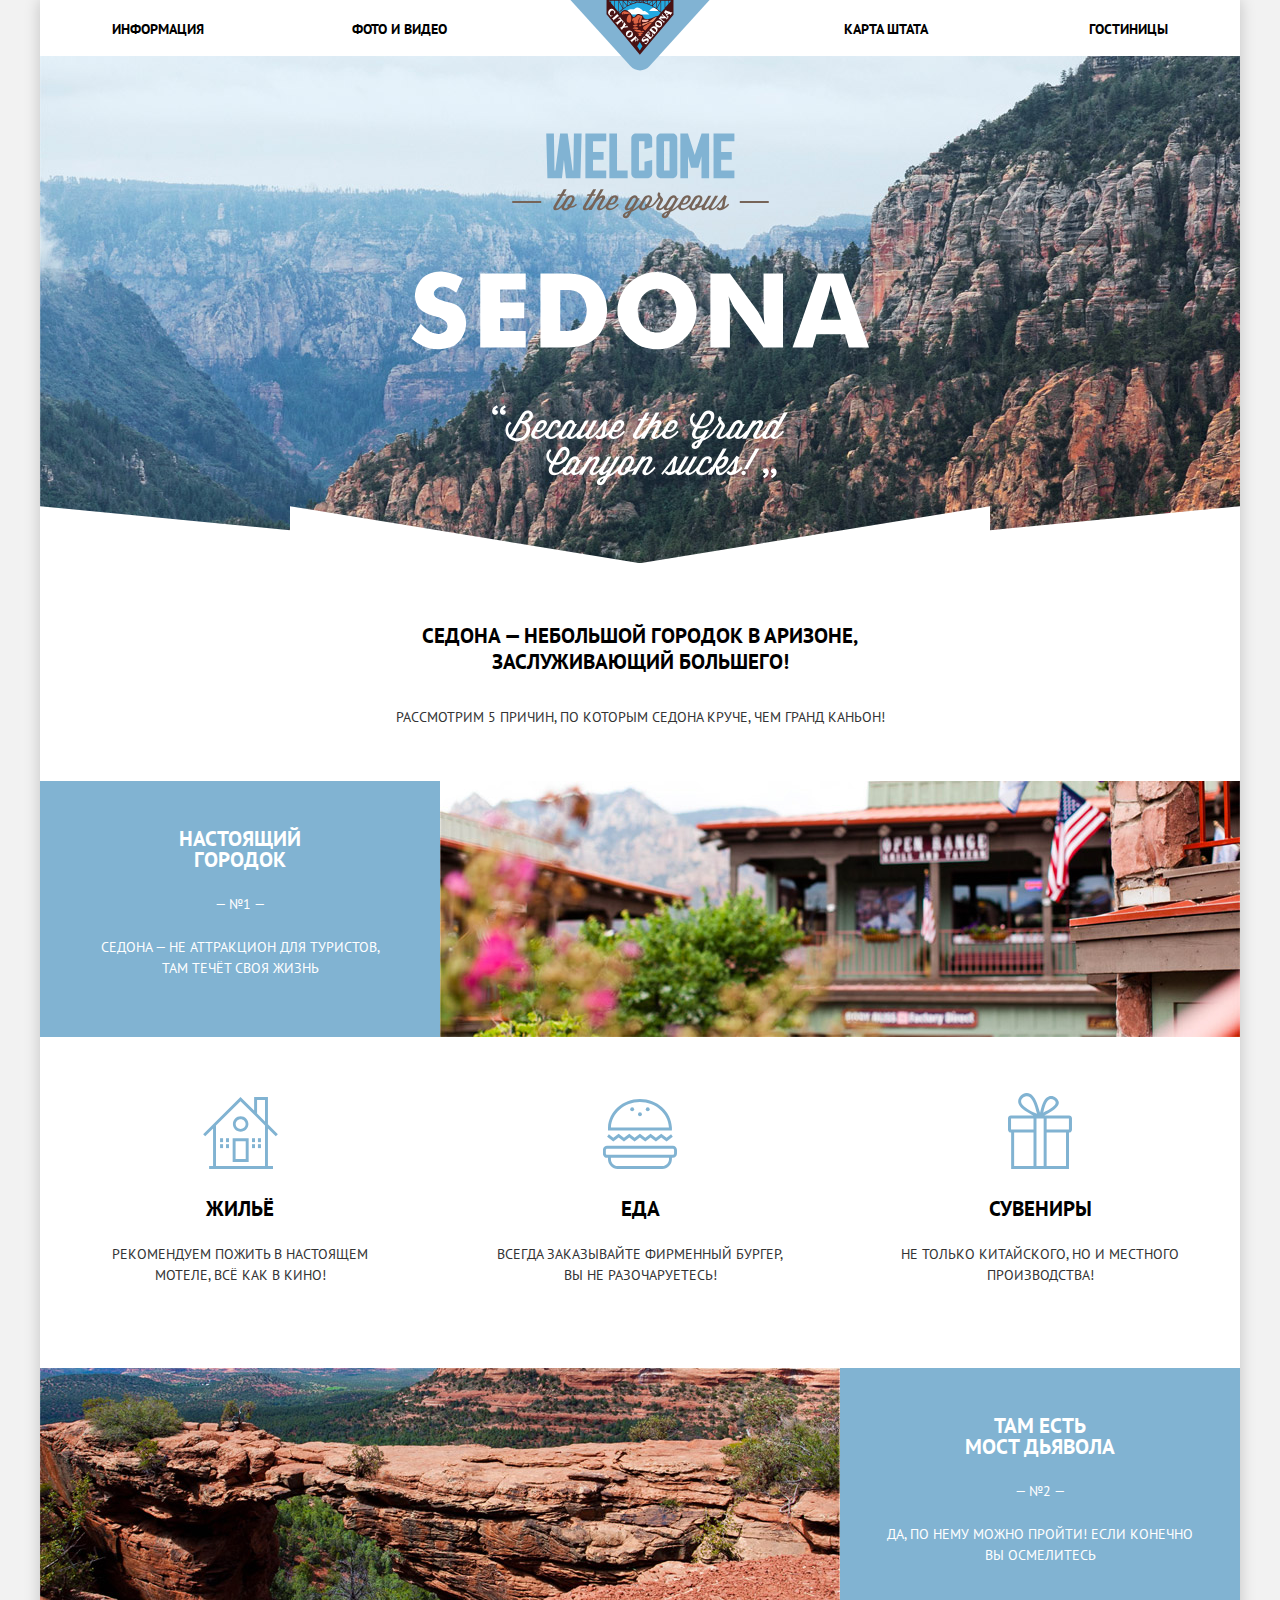
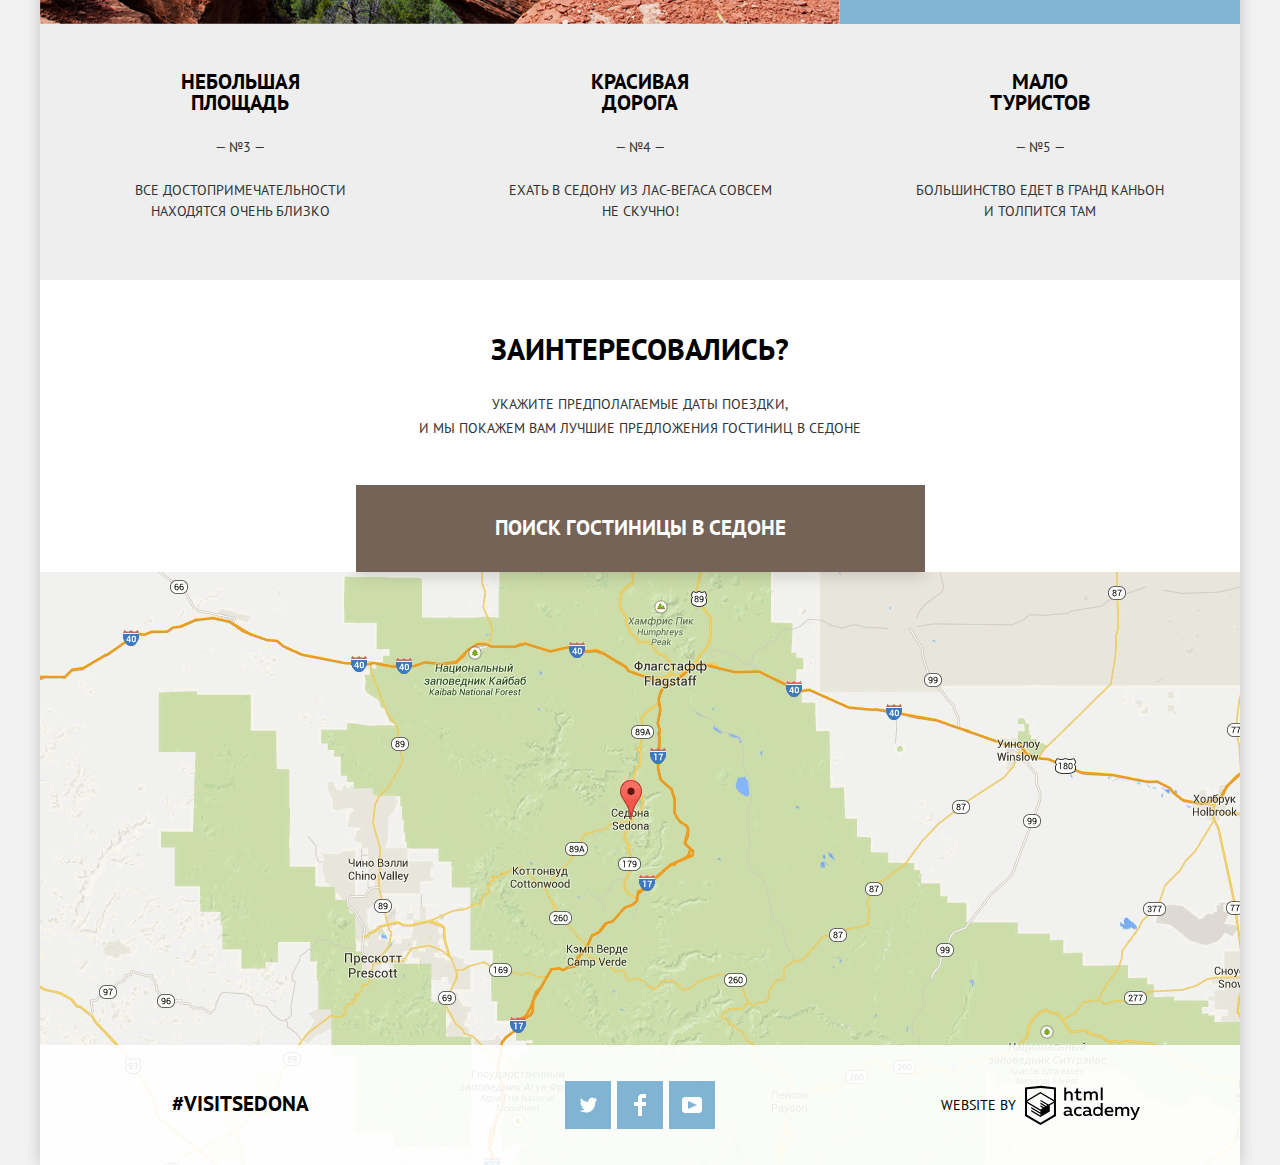
<file: index.html>
<!DOCTYPE html>
<html lang="ru">
  <head>
    <meta charset="utf-8">
    <title>HTML Academy: Седона</title>
    <link href="https://fonts.googleapis.com/css?family=PT+Sans:400,700&display=swap&subset=cyrillic" rel="stylesheet">
    <link href="css/normalize.css" rel="stylesheet">
    <link href="css/style-min.css" rel="stylesheet">
  </head>
  <body class="main-page">
    <!--  Шапка  -->
    <header class="main-header container">
      <img class="logo" src="img/logo-sedona.svg" width="140" height="72" alt="Логотип сайта «Седона».">

      <nav class="main-navigation">
        <ul>
          <li><a href="">Информация</a></li>
          <li><a href="">Фото и видео</a></li>
          <li><a href="#map-of-arizona">Карта штата</a></li>
          <li><a href="hotels.html">Гостиницы</a></li>
        </ul>
      </nav>
    </header>

    <main>
      <!--  Седона: приветствие  -->
      <section class="greetings">
        <div class="welcome">
          <h1 class="visually-hidden">Город Седона для туристов!</h1>
          <img src="img/welcome.svg" width="459" height="353" alt="Welcome to the gorgeous Sedona «Because the Grand Canyon sucks!»">
          <p class="visually-hidden">Welcome to the gorgeous Sedona «Because the Grand Canyon sucks!»</p>
        </div>
        <p>Седона — небольшой городок в Аризоне, заслуживающий&nbsp;большего!</p>
      </section>

      <!--  Причины  -->
      <section class="advantages">
        <h2>Рассмотрим 5 причин, по которым Седона круче, чем гранд каньон!</h2>

        <ul class="advantages-list">
          <li class="features">
            <!--  Особенности  -->
            <h2 class="visually-hidden">Особенности Седоны</h2>

            <ul class="features-list">
              <li class="advantages-item-wrapper features-item feature-house">
                <h3>Жильё</h3>
                <p>Рекомендуем пожить в настоящем мотеле, всё как в кино!</p>
              </li>
              <li class="advantages-item-wrapper features-item feature-food">
                <h3>Еда</h3>
                <p>Всегда заказывайте фирменный бургер, вы не разочаруетесь!</p>
              </li>
              <li class="advantages-item-wrapper features-item feature-gift">
                <h3>Сувениры</h3>
                <p>Не только китайского, но и местного производства!</p>
              </li>
            </ul>
          </li>

          <li class="advantages-item advantages-photo">
            <div class="advantages-item-wrapper">
              <h3>Настоящий городок</h3>
              <span>— №1 —</span>
              <p>Седона — не аттракцион для туристов, там&nbsp;течёт своя жизнь</p>
            </div>
            <img src="img/photo-town.jpg" width="800" height="256" alt="Фотография городка.">
          </li>
          <li class="advantages-item advantages-photo advantages-photo-reversed">
            <div class="advantages-item-wrapper">
              <h3>Там есть<br> Мост дьявола</h3>
              <span>— №2 —</span>
              <p>Да, по нему можно пройти! Если конечно вы осмелитесь</p>
            </div>
            <img src="img/photo-bridge-devil.jpg" width="800" height="256" alt="Фотография Моста дьявола.">
          </li>
          <li class="advantages-item-wrapper advantages-item">
              <h3>Небольшая площадь</h3>
              <span>— №3 —</span>
              <p>Все достопримечательности находятся&nbsp;очень близко</p>
          </li>
          <li class="advantages-item-wrapper advantages-item">
              <h3>Красивая дорога</h3>
              <span>— №4 —</span>
              <p>Ехать в Седону из Лас-Вегаса совсем не&nbsp;скучно!</p>
          </li>
          <li class="advantages-item-wrapper advantages-item">
              <h3>Мало туристов</h3>
              <span>— №5 —</span>
              <p>Большинство едет в гранд каньон и&nbsp;толпится там</p>
          </li>
        </ul>
      </section>

      <!--  Поиск гостиницы  -->
      <section class="hotel-search">
        <div class="hotel-search-wrapper">
          <h2>Заинтересовались?</h2>
          <p>Укажите предполагаемые даты поездки,<br> и мы покажем вам лучшие предложения гостиниц в седоне</p>
          <button class="button button-brown button-show-modal" type="button">Поиск гостиницы в Седоне</button>
        </div>

        <!--  Окно поиска гостиницы  -->
        <section class="modal-search">
          <h3 class="visually-hidden">Поиск гостиницы в Седоне</h3>
          <form class="modal-search-form" action="https://echo.htmlacademy.ru" method="get">
            <p class="search-form-item">
              <label for="arrival-date">Дата заезда:</label>
              <input id="arrival-date" type="text" name="arrival-date" value="" placeholder="24 апреля 2017"
                pattern="[0-9]{1,2} [А-Яа-я]{3,9} [0-9]{4}" title="24 апреля 2017">
              <button class="button-calendar" type="button">
                <span class="visually-hidden">Открыть календарь</span>
                <svg xmlns="http://www.w3.org/2000/svg" width="21" height="22" viewBox="0 0 21 22" focusable="false">
                  <path d="M19.251 2.025h-2.845V.648c0-.381-.294-.689-.656-.689-.363
                    0-.656.308-.656.689v1.377h-3.938V.648c0-.381-.294-.689-.655-.689-.363
                    0-.657.308-.657.689v1.377H5.906V.648c0-.381-.294-.689-.656-.689-.363 0-.657.308-.657.689v1.377H1.75C.784 2.025
                    0 2.847 0 3.862v16.302C0 21.179.784 22 1.75 22h17.501c.966 0 1.749-.821
                    1.749-1.836V3.862c0-1.015-.783-1.837-1.749-1.837zm.437 18.139a.448.448 0 0 1-.437.459H1.75a.45.45 0 0
                    1-.438-.459V3.862a.45.45 0 0 1 .438-.459h2.844v1.378c0 .381.294.689.657.689.362 0 .656-.308.656-.689V3.403h3.938v1.378c0
                    .381.294.689.657.689.361 0 .655-.308.655-.689V3.403h3.938v1.378c0 .381.293.689.656.689.362
                    0 .656-.308.656-.689V3.403h2.845c.241 0 .437.206.437.459v16.302z"/>
                  <path d="M4.594 8.225h2.625v2.066H4.594zM4.594 11.668h2.625v2.067H4.594zM4.594 15.112h2.625v2.066H4.594zM9.188
                    15.112h2.625v2.066H9.188zM9.188 11.668h2.625v2.067H9.188zM9.188 8.225h2.625v2.066H9.188zM13.781
                    15.112h2.625v2.066h-2.625zM13.781 11.668h2.625v2.067h-2.625zM13.781 8.225h2.625v2.066h-2.625z"/>
                </svg>
              </button>
            </p>
            <p class="search-form-item">
              <label for="date-of-departure">Дата выезда:</label>
              <input id="date-of-departure" type="text" name="date-of-departure" value="" placeholder="4 июля 2017"
                pattern="[0-9]{1,2} [А-Яа-я]{3,9} [0-9]{4}" title="4 июля 2017">
              <button class="button-calendar" type="button">
                <span class="visually-hidden">Открыть календарь</span>
                <svg xmlns="http://www.w3.org/2000/svg" width="21" height="22" viewBox="0 0 21 22" focusable="false">
                  <path d="M19.251 2.025h-2.845V.648c0-.381-.294-.689-.656-.689-.363
                    0-.656.308-.656.689v1.377h-3.938V.648c0-.381-.294-.689-.655-.689-.363
                    0-.657.308-.657.689v1.377H5.906V.648c0-.381-.294-.689-.656-.689-.363 0-.657.308-.657.689v1.377H1.75C.784 2.025
                    0 2.847 0 3.862v16.302C0 21.179.784 22 1.75 22h17.501c.966 0 1.749-.821
                    1.749-1.836V3.862c0-1.015-.783-1.837-1.749-1.837zm.437 18.139a.448.448 0 0 1-.437.459H1.75a.45.45 0 0
                    1-.438-.459V3.862a.45.45 0 0 1 .438-.459h2.844v1.378c0 .381.294.689.657.689.362 0 .656-.308.656-.689V3.403h3.938v1.378c0
                    .381.294.689.657.689.361 0 .655-.308.655-.689V3.403h3.938v1.378c0 .381.293.689.656.689.362
                    0 .656-.308.656-.689V3.403h2.845c.241 0 .437.206.437.459v16.302z"/>
                  <path d="M4.594 8.225h2.625v2.066H4.594zM4.594 11.668h2.625v2.067H4.594zM4.594 15.112h2.625v2.066H4.594zM9.188
                    15.112h2.625v2.066H9.188zM9.188 11.668h2.625v2.067H9.188zM9.188 8.225h2.625v2.066H9.188zM13.781
                    15.112h2.625v2.066h-2.625zM13.781 11.668h2.625v2.067h-2.625zM13.781 8.225h2.625v2.066h-2.625z"/>
                </svg>
              </button>
            </p>
            <p class="search-form-item number-item">
              <label for="adults-count">Взрослые:</label>
              <span class="people-amount">
                <button class="button-minus" type="button">
                  <span class="visually-hidden">Уменьшить число взрослых</span>
                </button>
                <input id="adults-count" type="text" name="adults-count" value="" placeholder="2" pattern="[1-9]{1,}" title="2">
                <button class="button-plus" type="button">
                  <span class="visually-hidden">Увеличить число взрослых</span>
                </button>
              </span>
            </p>
            <p class="search-form-item  number-item">
              <label for="children-count">Дети:</label>
              <span class="people-amount">
                <button class="button-minus" type="button">
                  <span class="visually-hidden">Уменьшить число детей</span>
                </button>
                <input id="children-count" type="text" name="children-count" value="" placeholder="0"  pattern="[0-9]{1,}" title="0">
                <button class="button-plus" type="button">
                  <span class="visually-hidden">Увеличить число детей</span>
                </button>
              </span>
            </p>
            <button class="button button-blue button-search" type="submit">Найти</button>
          </form>
        </section>
      </section>

      <!--  Карта штата  -->
      <section class="map" id="map-of-arizona">
        <h2 class="visually-hidden">Карта штата Аризона, США</h2>
        <div class="map-wrapper">
          <img src="img/map.png" width="1200" height="593" alt="Карта штата Аризона, США.">
          <iframe src="https://www.google.com/maps/embed?pb=!1m14!1m8!1m3!1d567185.0505102321!2d-112.21552183115146!3d34.908580631572256!3m2!1i1024!2i768!4f13.1!3m3!1m2!1s0x872da132f942b00d%3A0x5548c523fa6c8efd!2z0KHQtdC00L7QvdCwLCDQkNGA0LjQt9C-0L3QsCA4NjMzNiwg0KHQqNCQ!5e0!3m2!1sru!2sru" width="1200" height="593" style="border:0;" allowfullscreen="" aria-label="Интерактивная карта штата Аризона, США." tabindex="-1"></iframe>
        </div>
      </section>
    </main>

    <!--  Подвал  -->
    <footer class="main-footer footer-main-page">
      <a class="instagram" href="" target="_blank" aria-label="Седона в Инстаграм">#visitSEDONA</a>

      <ul class="footer-social">
        <li>
          <a class="social-btn button-blue social-tw" href="" target="_blank">
            <span class="visually-hidden">Седона в Твиттере.</span>
            <svg xmlns="http://www.w3.org/2000/svg" xmlns:xlink="http://www.w3.org/1999/xlink" x="0px" y="0px"
              width="17px" height="18px" viewBox="0 0 17 15" preserveAspectRatio="xMidYMid" enable-background="new 0 0 17 15"
              xml:space="preserve">
              <g id="W6EeEF_1_">
                <g>
		              <path d="M10.95,0.144c1.685-0.496,2.984,0.27,3.577,1.179c0.673-0.231,1.331-0.481,2.011-0.708
			              c-0.004,0.861-0.522,1.513-0.857,1.768c0.685,0.17,1.304-0.491,1.304-0.491c-0.169,1-1.006,1.788-1.563,2.024
			              c-0.231,6.75-3.175,11.217-10.077,11.082c-0.522,0,0.075,0-0.446,0c-0.41,0-4.164-0.46-4.898-1.887
			              c2.271,0.196,3.893-0.422,4.693-1.177c-0.96-0.3-2.679-0.477-2.979-2.95C2.064,9.09,2.279,9.212,2.905,9.103
			              C1.705,8.247,0.374,7.53,0.448,5.33c0.285,0.328,1.067,0.536,1.34,0.472c-0.703-0.241-1.97-3.36-0.894-4.952
			              c1.818,1.854,3.735,3.606,7.152,3.773C8.254,2.33,9.183,0.793,10.95,0.144z"/>
	              </g>
              </g>
            </svg>
          </a>
        </li>
        <li>
          <a class="social-btn button-blue social-fb" href="" target="_blank">
            <span class="visually-hidden">Седона в Фейсбуке.</span>
            <svg xmlns="http://www.w3.org/2000/svg" xmlns:xlink="http://www.w3.org/1999/xlink" x="0px" y="0px" width="12px" height="22px"
              viewBox="0 0 12 22" preserveAspectRatio="xMidYMid" enable-background="new 0 0 12 22" xml:space="preserve">
              <path d="M12,4V0H8C5.791,0,4,1.791,4,4v4H0v4h4v10h4V12h4V8H8V4H12z"/>
            </svg>
          </a>
        </li>
        <li>
          <a class="social-btn button-blue social-yt" href="" target="_blank">
            <span class="visually-hidden">Седона на Ютубе.</span>
            <svg xmlns="http://www.w3.org/2000/svg" xmlns:xlink="http://www.w3.org/1999/xlink" x="0px" y="0px"
	            width="20px" height="16px" viewBox="0 0 20 16" enable-background="new 0 0 20 16" xml:space="preserve">
              <path d="M17,0H3C1.35,0,0,1.35,0,3v10c0,1.65,1.35,3,3,3h14c1.65,0,3-1.35,3-3V3C20,1.35,18.65,0,17,0z
	              M6.027,11.998V4.002L15.014,8L6.027,11.998z"/>
            </svg>
          </a>
        </li>
      </ul>

      <p class="copyright">
        Website by
        <a class="copyright-logo" href="https://htmlacademy.ru/intensive/htmlcss" target="_blank">
          <span class="visually-hidden">HTML Academy</span>
          <svg xmlns="http://www.w3.org/2000/svg" viewBox="0 0 108.08 36.85" width="115" height="41">
            <title>logo-htmlacademy</title>
            <path d="M44.61,26.88a2,2,0,0,0,.55-0.1v1.33a3.25,3.25,0,0,1-1.18.21,1.67,1.67,0,0,1-1.67-1,4.84,4.84,0,0,1-3.14,1.08c-1.51,
              0-2.91-.83-2.91-2.55,0-2.13,2-2.79,3.71-2.79a11.08,11.08,0,0,1,2.17.25v-0.3c0-1-.76-1.77-2.19-1.77a7.42,7.42,0,0,0-3,
              .64v-1.7a10.21,10.21,0,0,1,3.19-.55c2.36,0,3.81,1.12,3.81,3.65v3a0.54,0.54,0,0,0,.49.59h0.17Zm-6.44-1.13A1.35,1.35,0,0,0,
              39.63,27h0.11a3.39,3.39,0,0,0,2.41-1V24.58a9.72,9.72,0,0,0-1.81-.21c-1,0-2.16.33-2.16,1.38h0Zm12.36-6.11a5,5,0,0,1,
              2.57.64V22a4.08,4.08,0,0,0-2.3-.7,2.75,2.75,0,1,0,0,5.49,5,5,0,0,0,2.43-.64v1.71a6.27,6.27,0,0,1-2.76.57A4.21,4.21,0,0,1,46,
              24.51q0-.21,0-0.41a4.32,4.32,0,0,1,4.18-4.46h0.38Zm12.17,7.24a2,2,0,0,0,.55-0.1v1.33a3.25,3.25,0,0,1-1.18.21,1.67,1.67,0,0,
              1-1.67-1,4.84,4.84,0,0,1-3.14,1.08c-1.51,0-2.91-.83-2.91-2.55,0-2.13,2-2.79,3.71-2.79a11.08,11.08,0,0,1,
              2.17.25v-0.3c0-1-.76-1.77-2.19-1.77a7.42,7.42,0,0,0-3,.64v-1.7a10.21,10.21,0,0,1,3.19-.55c2.36,0,3.81,1.12,3.81,3.65v3a0.54,
              0.54,0,0,0,.49.59h0.17Zm-6.44-1.13A1.35,1.35,0,0,0,57.73,27h0.11a3.39,3.39,0,0,0,2.41-1V24.58a9.72,9.72,0,0,0-1.81-.21c-1.06,
              0-2.16.33-2.16,1.38h0ZM73,16V28.2H71.35V26.88a3.88,3.88,0,0,1-3.19,1.54,4.4,4.4,0,0,1,0-8.78,3.81,3.81,0,0,1,3,1.3V16H73Zm-4.53,
              5.22a2.76,2.76,0,1,0,0,5.52A2.86,2.86,0,0,0,71.15,25V23A2.91,2.91,0,0,0,68.49,21.27ZM79,19.64c3.31,0,4.46,2.68,3.92,5.09H76.7c0.21,
              1.5,1.67,2.11,3.19,2.11a6.11,6.11,0,0,0,2.64-.59v1.6a7.14,7.14,0,0,1-3,.57C77,28.42,74.78,27,74.78,24a4.18,4.18,0,0,1,
              4-4.39H79Zm0.09,1.54a2.28,2.28,0,0,0-2.44,2.1v0.06H81.3A2,2,0,0,0,79.13,21.18Zm5.73,7V19.87h1.65v1a3.81,3.81,0,0,1,2.78-1.27A2.86,
              2.86,0,0,1,91.89,21a4.12,4.12,0,0,1,2.91-1.33A3.06,3.06,0,0,1,98,23V28.2h-1.9V23.05a1.59,1.59,0,0,0-1.42-1.75H94.42a2.8,2.8,0,0,
              0-2.07,1.12V28.2h-1.9V23.05A1.59,1.59,0,0,0,89,21.31H88.8a3,3,0,0,0-2.21,1.29v5.63H84.86Zm21.31-8.33h1.9l-3.91,9.46c-0.9,
              2.17-2.09,2.86-3.35,2.86a4.76,4.76,0,0,1-1.1-.14V30.46a2.86,2.86,0,0,0,.85.12c0.9,0,1.58-.64,2.07-1.9l0.17-.42-4-8.4h2l2.86,
              6.29ZM38.73,1.46V6.22a3.81,3.81,0,0,1,2.7-1.14,3.25,3.25,0,0,1,3.44,3.4v5.15H43V8.72a1.81,1.81,0,0,0-1.61-2h-0.3a2.93,2.93,0,0,
              0-2.32,1.39v5.52h-1.9V1.46h1.9ZM49.94,2.31v3h3V6.91h-3v3.81c0,1.1.5,1.46,1.58,1.46a4.49,4.49,0,0,0,1.69-.33v1.6A6.8,6.8,0,0,1,51,
              13.8a2.55,2.55,0,0,1-2.86-2.74V6.89H46.58V5.26h1.5V2.74Zm5.4,11.31V5.28H57v1A3.81,3.81,0,0,1,59.77,5a2.86,2.86,0,0,1,2.6,
              1.33A4.12,4.12,0,0,1,65.28,5,3.06,3.06,0,0,1,68.44,8.4v5.21h-1.9V8.46a1.59,1.59,0,0,0-1.42-1.75H64.89a2.8,2.8,0,0,0-2.07,
              1.12v5.78h-1.9V8.46A1.59,1.59,0,0,0,59.5,6.71H59.27A3,3,0,0,0,57.06,8v5.63H55.34ZM71.17,1.45H73V13.6H71.17V1.45ZM14.71,
              0H14.55L0,1.54V28.21l14.55,8.66,14.55-8.66V1.54Zm12.5,27.1L14.55,34.64,1.9,27.12V16.18l12.59,7.5V25L5.86,19.9v1.31l8.68,
              5.21v1.39L5.87,22.65V24l8.68,5.21,8.75-5.24V18.31L27.2,16V27.12Zm0-12.53-3.48,2-1.6,1L14.51,13v1.31L21,18.23H21l-0.14.09-1,
              .54-5.37-3.2V17l4.24,2.52-1,.67-3.2-1.9v1.31l2.1,1.24L14.5,22.1,2,14.65,14.51,7.11Zm0-1.32L14.49,5.76,1.91,13.25v-10L14.56,
              1.92,27.21,3.25v10h0Z" transform="translate(0 -0.02)" />
          </svg>
        </a>
      </p>
    </footer>

    <script src="js/script-min.js"></script>
  </body>

</html>
</file>
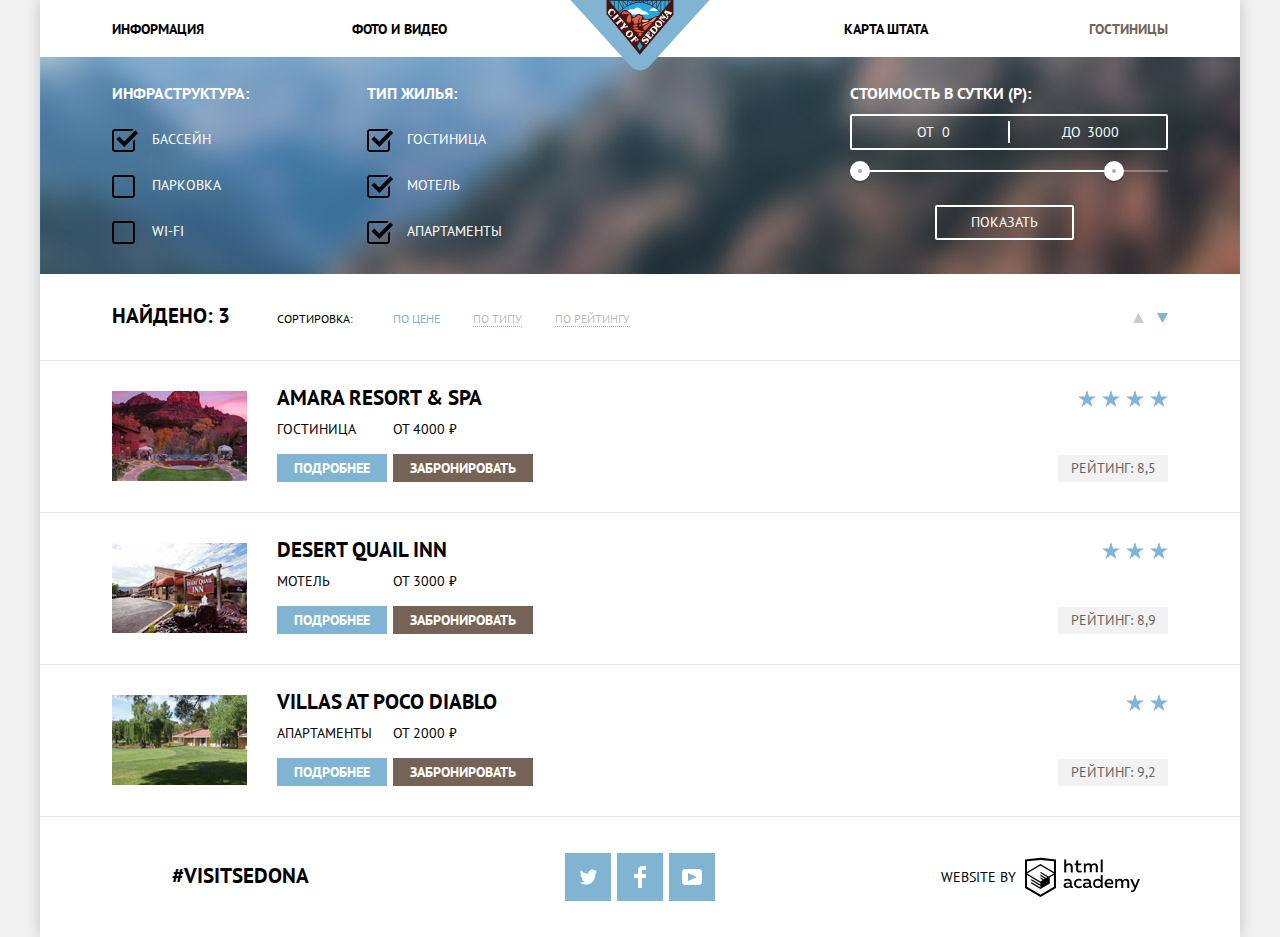
<file: hotels.html>
<!DOCTYPE html>
<html lang="ru">
  <head>
    <meta charset="utf-8">
    <title>HTML Academy: Седона</title>
    <link href="https://fonts.googleapis.com/css?family=PT+Sans:400,700&display=swap&subset=cyrillic" rel="stylesheet">
    <link href="css/normalize.css" rel="stylesheet">
    <link href="css/style-min.css" rel="stylesheet">
  </head>
  <body class="hotels-page">
    <!--  Шапка  -->
    <header class="main-header container">
      <a  class="logo" href="index.html" aria-label="Переход на главную страницу сайта.">
        <img class="focus-outline" src="img/logo-sedona.svg" width="140" height="72" alt="Логотип сайта «Седона».">
      </a>

      <nav  class="main-navigation">
        <ul>
          <li><a href="">Информация</a></li>
          <li><a href="">Фото и видео</a></li>
          <li><a href="index.html#map-of-arizona">Карта штата</a></li>
          <li><a class="active">Гостиницы</a></li>
        </ul>
      </nav>
    </header>

    <main>
      <h2 class="visually-hidden">Поиск гостиницы в Седоне</h2>

      <!--  Фильтр для поиска гостиницы  -->
      <section class="search-filter">
        <h3 class="visually-hidden">Фильтр для поиска гостиницы</h3>

        <form class="search-form container" action="https://echo.htmlacademy.ru" method="get">

          <fieldset class="filter-infrastructure">
            <legend>Инфраструктура:</legend>
            <ul>
              <li>
                <input class="visually-hidden  filter-input-checkbox" id="filter-pool" type="checkbox" name="pool" checked>
                <label for="filter-pool">Бассейн</label>
              </li>
              <li>
                <input class="visually-hidden filter-input-checkbox" id="filter-parking" type="checkbox" name="parking">
                <label for="filter-parking">Парковка</label>
              </li>
              <li>
                <input class="visually-hidden filter-input-checkbox" id="filter-wifi" type="checkbox" name="wifi">
                <label for="filter-wifi">Wi-Fi</label>
              </li>
            </ul>
          </fieldset>

          <fieldset class="filter-lodging">
            <legend>Тип жилья:</legend>
            <ul>
              <li>
                <input class="visually-hidden filter-input-checkbox" id="filter-hotel" type="checkbox" name="hotel" checked>
                <label for="filter-hotel">Гостиница</label>
              </li>
              <li>
                <input class="visually-hidden filter-input-checkbox" id="filter-motel" type="checkbox" name="motel" checked>
                <label for="filter-motel">Мотель</label>
              </li>
              <li>
                <input class="visually-hidden filter-input-checkbox" id="filter-apartments" type="checkbox" name="apartments" checked>
                <label for="filter-apartments">Апартаменты</label>
              </li>
            </ul>
          </fieldset>

          <div class="last-column">
            <fieldset class="filter-price">
              <legend>Стоимость в сутки (р):</legend>

              <div class="price-controls">
                <label class="min-price" for="filter-min-price">от</label>
                <input id="filter-min-price" type="text" name="min-price" value="0">
                <label class="max-price" for="filter-max-price">до</label>
                <input id="filter-max-price" type="text" name="max-price" value="3000">
              </div>

              <!-- Слайдер -->
              <div class="double-range-controls">
                <div class="scale">
                  <div class="bar"></div>
                </div>
                <button class="range-toggle range-toggle-min" type="button">
                  <span class="visually-hidden">Контроллер ввода стоимости, минимальная цена</span>
                </button>
                <button class="range-toggle range-toggle-max" type="button">
                  <span class="visually-hidden">Контроллер ввода стоимости, максимальная цена</span>
                </button>
              </div>

            </fieldset>

            <button class="filter-button" type="submit">Показать</button>
          </div>

        </form>
      </section>

      <!--  Сортировка  -->
      <section class="sort-filter">
        <h3 class="visually-hidden">Фильтры отображения гостиниц</h3>

        <form class="sort-form container" action="https://echo.htmlacademy.ru" method="get">
          <p>Найдено: 3</p>
          <fieldset class="sort-name">
            <legend class="visually-hidden">Сортировка:</legend>
            <div class="sort-name-wraper">
              <h4 class="sort-name-title">Сортировка: </h4>
              <ul>
                <li>
                  <input class="visually-hidden sort-name-radio" id="sorting-price" type="radio" name="sorting-filter" value="price" checked>
                  <label for="sorting-price">По цене</label>
                </li>
                <li>
                  <input class="visually-hidden sort-name-radio" id="sorting-type" type="radio" name="sorting-filter" value="type">
                  <label for="sorting-type">По типу</label>
                </li>
                <li>
                  <input class="visually-hidden sort-name-radio" id="sorting-rating" type="radio" name="sorting-filter" value="rating">
                  <label for="sorting-rating">По рейтингу</label>
                </li>
              </ul>
            </div>
          </fieldset>

          <fieldset class="sort-type">
            <legend class="visually-hidden">Тип сортировки:</legend>
            <ul>
              <li>
                <input class="visually-hidden sort-type-radio up-dir" id="sort-ascending" type="radio" name="sorting" value="ascending">
                <label for="sort-ascending">
                  <span class="visually-hidden">Сортировка по возрастанию</span>
                  <svg xmlns="http://www.w3.org/2000/svg" xmlns:xlink="http://www.w3.org/1999/xlink" x="0px" y="0px"
	                  width="11px" height="10px" viewBox="0 0 11 10" enable-background="new 0 0 11 10" xml:space="preserve" focusable="false">
                    <polygon points="5.5,0 0,10 11,10 "/>
                  </svg>
                </label>
              </li>
              <li>
                <input class="visually-hidden sort-type-radio down-dir" id="sort-descending" type="radio" name="sorting" value="descending"
                  checked>
                <label for="sort-descending">
                  <span class="visually-hidden">Сортировка по убыванию</span>
                  <svg xmlns="http://www.w3.org/2000/svg" xmlns:xlink="http://www.w3.org/1999/xlink" x="0px" y="0px"
	                  width="11px" height="10px" viewBox="0 0 11 10" enable-background="new 0 0 11 10" xml:space="preserve" focusable="false">
                    <polyline points="5.5,10 0,0 11,0 "/>
                  </svg>
                </label>
              </li>
            </ul>
          </fieldset>
        </form>
      </section>

      <!--  Список гостиниц  -->
      <section class="hotels">
        <h3 class="visually-hidden">Список гостиниц</h3>

        <ul class="hotel-list">
          <li class="hotel-item">
            <div class="container">
              <ul class="hotel-photos-list">
                <li>
                  <img class="hotel-photo" src="img/amara-resort-spa.jpg" width="135" height="90"
                    alt="Фотография гостиницы Amara Resort & Spa.">
                </li>
              </ul>
              <div class="hotel-info">
                <a class="hotel-title" href="" target="_blank" aria-label="Переход на страницу гостиницы Amara Resort & Spa">
                  <h4>Amara Resort & Spa</h4>
                </a>
                <table>
                  <tr>
                    <td>Гостиница</td>
                    <td>от 4000 &#8381;</td>
                  </tr>
                </table>
                <p class="buttons-block">
                  <a class="button button-blue" href="">Подробнее</a>
                  <button class="button button-brown" type="button">Забронировать</button>
                </p>
              </div>
              <div class="hotel-category">
                <figure>
                  <figcaption class="visually-hidden">4 звезды</figcaption>
                  <img src="img/star.svg" width="18" height="17" alt="">
                  <img src="img/star.svg" width="18" height="17" alt="">
                  <img src="img/star.svg" width="18" height="17" alt="">
                  <img src="img/star.svg" width="18" height="17" alt="">
                </figure>
                <p class="rating">Рейтинг: 8,5</p>
              </div>
            </div>
          </li>

          <li class="hotel-item">
            <div class="container">
              <ul class="hotel-photos-list">
                <li>
                  <img src="img/desert-quail-inn.jpg" width="135" height="90" alt="Фотография мотеля Desert Quail Inn.">
                </li>
              </ul>
              <div class="hotel-info">
                <a class="hotel-title" href="" target="_blank" aria-label="Переход на страницу мотеля Desert Quail Inn">
                  <h4>Desert Quail Inn</h4>
                </a>
                <table>
                  <tr>
                    <td>Мотель</td>
                    <td>от 3000 &#8381;</td>
                  </tr>
                </table>
                <p class="buttons-block">
                  <a class="button button-blue" href="">Подробнее</a>
                  <button class="button button-brown" type="button">Забронировать</button>
                </p>
              </div>
              <div class="hotel-category">
                <figure>
                  <figcaption class="visually-hidden">3 звезды</figcaption>
                  <img src="img/star.svg" width="18" height="17" alt="">
                  <img src="img/star.svg" width="18" height="17" alt="">
                  <img src="img/star.svg" width="18" height="17" alt="">
                </figure>
                <p class="rating">Рейтинг: 8,9</p>
              </div>
            </div>
          </li>

          <li class="hotel-item">
            <div class="container">
              <ul class="hotel-photos-list">
                <li>
                  <img src="img/villas-at-poco-diablo.jpg" width="135" height="90" alt="Фотография апартаментов Villas at Poco Diablo.">
                </li>
              </ul>
              <div class="hotel-info">
                <a class="hotel-title" href="" target="_blank" aria-label="Переход на страницу аппартаментов Villas at Poco Diablo">
                  <h4>Villas at Poco Diablo</h4>
                </a>
                <table>
                  <tr>
                    <td>Апартаменты</td>
                    <td>от 2000 &#8381;</td>
                  </tr>
                </table>
                <p class="buttons-block">
                  <a class="button button-blue" href="">Подробнее</a>
                  <button class="button button-brown" type="button">Забронировать</button>
                </p>
              </div>
              <div class="hotel-category">
                <figure>
                  <figcaption class="visually-hidden">2 звезды</figcaption>
                  <img src="img/star.svg" width="18" height="17" alt="">
                  <img src="img/star.svg" width="18" height="17" alt="">
                </figure>
                <p class="rating">Рейтинг: 9,2</p>
              </div>
            </div>
          </li>
        </ul>
      </section>
    </main>

    <!--  Подвал  -->
    <footer class="main-footer footer-hotels-page">
      <a class="instagram" href="" target="_blank" aria-label="Седона в Инстаграм">#visitSEDONA</a>

      <ul class="footer-social">
        <li>
          <a class="social-btn button-blue social-tw" href="" target="_blank">
            <span class="visually-hidden">Седона в Твиттере.</span>
            <svg xmlns="http://www.w3.org/2000/svg" xmlns:xlink="http://www.w3.org/1999/xlink" x="0px" y="0px"
              width="17px" height="18px" viewBox="0 0 17 15" preserveAspectRatio="xMidYMid" enable-background="new 0 0 17 15"
              xml:space="preserve">
              <g id="W6EeEF_1_">
                <g>
		              <path d="M10.95,0.144c1.685-0.496,2.984,0.27,3.577,1.179c0.673-0.231,1.331-0.481,2.011-0.708
			              c-0.004,0.861-0.522,1.513-0.857,1.768c0.685,0.17,1.304-0.491,1.304-0.491c-0.169,1-1.006,1.788-1.563,2.024
			              c-0.231,6.75-3.175,11.217-10.077,11.082c-0.522,0,0.075,0-0.446,0c-0.41,0-4.164-0.46-4.898-1.887
			              c2.271,0.196,3.893-0.422,4.693-1.177c-0.96-0.3-2.679-0.477-2.979-2.95C2.064,9.09,2.279,9.212,2.905,9.103
			              C1.705,8.247,0.374,7.53,0.448,5.33c0.285,0.328,1.067,0.536,1.34,0.472c-0.703-0.241-1.97-3.36-0.894-4.952
			              c1.818,1.854,3.735,3.606,7.152,3.773C8.254,2.33,9.183,0.793,10.95,0.144z"/>
	              </g>
              </g>
            </svg>
          </a>
        </li>
        <li>
          <a class="social-btn button-blue social-fb" href="" target="_blank">
            <span class="visually-hidden">Седона в Фейсбуке.</span>
            <svg xmlns="http://www.w3.org/2000/svg" xmlns:xlink="http://www.w3.org/1999/xlink" x="0px" y="0px" width="12px" height="22px"
              viewBox="0 0 12 22" preserveAspectRatio="xMidYMid" enable-background="new 0 0 12 22" xml:space="preserve">
              <path d="M12,4V0H8C5.791,0,4,1.791,4,4v4H0v4h4v10h4V12h4V8H8V4H12z"/>
            </svg>
          </a>
        </li>
        <li>
          <a class="social-btn button-blue social-yt" href="" target="_blank">
            <span class="visually-hidden">Седона на Ютубе.</span>
            <svg xmlns="http://www.w3.org/2000/svg" xmlns:xlink="http://www.w3.org/1999/xlink" x="0px" y="0px"
	            width="20px" height="16px" viewBox="0 0 20 16" enable-background="new 0 0 20 16" xml:space="preserve">
              <path d="M17,0H3C1.35,0,0,1.35,0,3v10c0,1.65,1.35,3,3,3h14c1.65,0,3-1.35,3-3V3C20,1.35,18.65,0,17,0z
	              M6.027,11.998V4.002L15.014,8L6.027,11.998z"/>
            </svg>
          </a>
        </li>
      </ul>

      <p class="copyright">
        Website by
        <a class="copyright-logo" href="https://htmlacademy.ru/intensive/htmlcss" target="_blank">
          <span class="visually-hidden">HTML Academy</span>
          <svg xmlns="http://www.w3.org/2000/svg" viewBox="0 0 108.08 36.85" width="115" height="41">
            <title>logo-htmlacademy</title>
            <path d="M44.61,26.88a2,2,0,0,0,.55-0.1v1.33a3.25,3.25,0,0,1-1.18.21,1.67,1.67,0,0,1-1.67-1,4.84,4.84,0,0,1-3.14,1.08c-1.51,
              0-2.91-.83-2.91-2.55,0-2.13,2-2.79,3.71-2.79a11.08,11.08,0,0,1,2.17.25v-0.3c0-1-.76-1.77-2.19-1.77a7.42,7.42,0,0,0-3,
              .64v-1.7a10.21,10.21,0,0,1,3.19-.55c2.36,0,3.81,1.12,3.81,3.65v3a0.54,0.54,0,0,0,.49.59h0.17Zm-6.44-1.13A1.35,1.35,0,0,0,
              39.63,27h0.11a3.39,3.39,0,0,0,2.41-1V24.58a9.72,9.72,0,0,0-1.81-.21c-1,0-2.16.33-2.16,1.38h0Zm12.36-6.11a5,5,0,0,1,
              2.57.64V22a4.08,4.08,0,0,0-2.3-.7,2.75,2.75,0,1,0,0,5.49,5,5,0,0,0,2.43-.64v1.71a6.27,6.27,0,0,1-2.76.57A4.21,4.21,0,0,1,46,
              24.51q0-.21,0-0.41a4.32,4.32,0,0,1,4.18-4.46h0.38Zm12.17,7.24a2,2,0,0,0,.55-0.1v1.33a3.25,3.25,0,0,1-1.18.21,1.67,1.67,0,0,
              1-1.67-1,4.84,4.84,0,0,1-3.14,1.08c-1.51,0-2.91-.83-2.91-2.55,0-2.13,2-2.79,3.71-2.79a11.08,11.08,0,0,1,
              2.17.25v-0.3c0-1-.76-1.77-2.19-1.77a7.42,7.42,0,0,0-3,.64v-1.7a10.21,10.21,0,0,1,3.19-.55c2.36,0,3.81,1.12,3.81,3.65v3a0.54,
              0.54,0,0,0,.49.59h0.17Zm-6.44-1.13A1.35,1.35,0,0,0,57.73,27h0.11a3.39,3.39,0,0,0,2.41-1V24.58a9.72,9.72,0,0,0-1.81-.21c-1.06,
              0-2.16.33-2.16,1.38h0ZM73,16V28.2H71.35V26.88a3.88,3.88,0,0,1-3.19,1.54,4.4,4.4,0,0,1,0-8.78,3.81,3.81,0,0,1,3,1.3V16H73Zm-4.53,
              5.22a2.76,2.76,0,1,0,0,5.52A2.86,2.86,0,0,0,71.15,25V23A2.91,2.91,0,0,0,68.49,21.27ZM79,19.64c3.31,0,4.46,2.68,3.92,5.09H76.7c0.21,
              1.5,1.67,2.11,3.19,2.11a6.11,6.11,0,0,0,2.64-.59v1.6a7.14,7.14,0,0,1-3,.57C77,28.42,74.78,27,74.78,24a4.18,4.18,0,0,1,
              4-4.39H79Zm0.09,1.54a2.28,2.28,0,0,0-2.44,2.1v0.06H81.3A2,2,0,0,0,79.13,21.18Zm5.73,7V19.87h1.65v1a3.81,3.81,0,0,1,2.78-1.27A2.86,
              2.86,0,0,1,91.89,21a4.12,4.12,0,0,1,2.91-1.33A3.06,3.06,0,0,1,98,23V28.2h-1.9V23.05a1.59,1.59,0,0,0-1.42-1.75H94.42a2.8,2.8,0,0,
              0-2.07,1.12V28.2h-1.9V23.05A1.59,1.59,0,0,0,89,21.31H88.8a3,3,0,0,0-2.21,1.29v5.63H84.86Zm21.31-8.33h1.9l-3.91,9.46c-0.9,
              2.17-2.09,2.86-3.35,2.86a4.76,4.76,0,0,1-1.1-.14V30.46a2.86,2.86,0,0,0,.85.12c0.9,0,1.58-.64,2.07-1.9l0.17-.42-4-8.4h2l2.86,
              6.29ZM38.73,1.46V6.22a3.81,3.81,0,0,1,2.7-1.14,3.25,3.25,0,0,1,3.44,3.4v5.15H43V8.72a1.81,1.81,0,0,0-1.61-2h-0.3a2.93,2.93,0,0,
              0-2.32,1.39v5.52h-1.9V1.46h1.9ZM49.94,2.31v3h3V6.91h-3v3.81c0,1.1.5,1.46,1.58,1.46a4.49,4.49,0,0,0,1.69-.33v1.6A6.8,6.8,0,0,1,51,
              13.8a2.55,2.55,0,0,1-2.86-2.74V6.89H46.58V5.26h1.5V2.74Zm5.4,11.31V5.28H57v1A3.81,3.81,0,0,1,59.77,5a2.86,2.86,0,0,1,2.6,
              1.33A4.12,4.12,0,0,1,65.28,5,3.06,3.06,0,0,1,68.44,8.4v5.21h-1.9V8.46a1.59,1.59,0,0,0-1.42-1.75H64.89a2.8,2.8,0,0,0-2.07,
              1.12v5.78h-1.9V8.46A1.59,1.59,0,0,0,59.5,6.71H59.27A3,3,0,0,0,57.06,8v5.63H55.34ZM71.17,1.45H73V13.6H71.17V1.45ZM14.71,
              0H14.55L0,1.54V28.21l14.55,8.66,14.55-8.66V1.54Zm12.5,27.1L14.55,34.64,1.9,27.12V16.18l12.59,7.5V25L5.86,19.9v1.31l8.68,
              5.21v1.39L5.87,22.65V24l8.68,5.21,8.75-5.24V18.31L27.2,16V27.12Zm0-12.53-3.48,2-1.6,1L14.51,13v1.31L21,18.23H21l-0.14.09-1,
              .54-5.37-3.2V17l4.24,2.52-1,.67-3.2-1.9v1.31l2.1,1.24L14.5,22.1,2,14.65,14.51,7.11Zm0-1.32L14.49,5.76,1.91,13.25v-10L14.56,
              1.92,27.21,3.25v10h0Z" transform="translate(0 -0.02)" />
          </svg>
        </a>
      </p>
    </footer>
  </body>
</html>
</file>
<file: css/style-min.css>
@keyframes shake{0%,to{transform:translateX(0)}10%,30%,50%,70%,90%{transform:translateX(-10px)}20%,40%,60%,80%{transform:translateX(10px)}}*,::after,::before{box-sizing:inherit}.block{box-sizing:content-box}.visually-hidden{position:absolute;width:1px;height:1px;margin:-1px;border:0;padding:0;clip:rect(0 0 0 0);overflow:hidden}.container{width:1056px;margin:0 auto;padding:0}.focus-outline:focus{outline:0;border-radius:2px;box-shadow:0 0 0 3px #fff,0 0 0 4px #81b3d2}html{box-sizing:border-box;background-color:#f2f2f2}body{width:1200px;margin:0 auto;padding:0;font-family:"PT Sans",Arial,sans-serif;font-size:14px;line-height:21px;font-weight:400;color:#000;text-transform:uppercase;background-color:#fff;box-shadow:0 0 15px rgba(0,0,0,.2)}a{text-decoration:none}img{max-width:100%;height:auto}input[type=checkbox]+label,input[type=radio]+label{cursor:pointer}input[type=checkbox]:disabled+label,input[type=radio]:disabled+label{cursor:default}.button{display:block;padding:4px 17px 3px;font:inherit;font-weight:700;text-align:center;color:#fff;text-transform:uppercase;border:0;outline:0;cursor:pointer}.button-blue{background-color:#81b3d2}.button-blue:focus,.button-blue:hover{background-color:#669ec0;outline:0}.button-blue:active{color:rgba(255,255,255,.3);background-color:#5496bd;outline:0}.button-brown{background-color:#766357}.button-brown:focus,.button-brown:hover{background-color:#604e43;outline:0}.button-brown:active{color:rgba(255,255,255,.3);background-color:#503e33;outline:0}.main-header{text-align:center}.logo,.logo img{z-index:10;width:140px;height:72px;margin-top:-1px}.logo:focus,.modal-search-form button:active,.modal-search-form button:focus,.modal-search-form button:hover{outline:0}.logo:focus img{border-radius:2px;box-shadow:0 0 0 2px #fff,0 0 0 3px #81b3d2}.main-navigation{font-size:14px;line-height:26px;font-weight:700;text-align:center}.main-navigation ul{display:flex;flex-wrap:wrap;justify-content:space-between;align-items:center;min-height:57px;margin:-77px 0 16px;padding:0;list-style:none}.main-navigation ul::before{content:"";width:0;height:57px;border:0;margin:0 -46px 0 0;padding:0;clip:rect(0 0 0 0);overflow:hidden}.main-navigation li{width:195px;margin:0;padding-top:3px;padding-bottom:3px;text-align:left;word-wrap:break-word}.main-navigation li:nth-child(4n),.main-navigation li:nth-child(4n-1){text-align:right}.main-navigation li:nth-child(4n-2){margin-right:140px}.main-navigation a{color:#000;outline:0}.hotel-title:focus h4,.hotel-title:hover h4,.main-navigation a:focus,.main-navigation a:hover{color:#81b3d2}.main-navigation a:active{color:#000;opacity:.3}.main-navigation .active{color:#766357}.greetings{margin-top:-17px;text-align:center}.welcome{display:flex;height:507px;background-color:#afcadc;background-image:url(../img/polygon-new.svg),url(../img/photo-background.jpg),linear-gradient(#e3f0f8 30%,#886e65);background-position:center top,center top;background-repeat:no-repeat,no-repeat;background-size:1200px 520px,auto auto}.welcome img{width:459px;height:353px;margin:auto}.advantages h2,.advantages-item-wrapper h3,.greetings p{margin:60px 240px 0;font-size:21px;line-height:26px;font-weight:700}.advantages{position:relative;z-index:10}.advantages h2{margin:29px 40px 0;font-size:14px;color:#333;font-weight:400;text-align:center}.advantages-list{display:flex;flex-wrap:wrap;justify-content:center;margin:51px 0 0;padding:0;list-style:none}.advantages-item-wrapper{width:400px;padding-top:47px;padding-bottom:58px;font:inherit;color:#333;text-align:center}.advantages-item-wrapper h3{width:156px;margin:0 auto;line-height:21px;color:#000}.advantages-item-wrapper p,.advantages-item-wrapper span{width:310px;margin:0 auto}.advantages-item{min-height:256px;background-color:#eee}.advantages-item:nth-child(2){order:-1}.advantages-item span{display:block;margin-top:24px}.advantages-item p{margin-top:22px}.advantages-photo{display:flex;width:1200px;height:auto;background-color:#81b3d2}.advantages-photo-reversed{flex-direction:row-reverse}.advantages-photo h3,.advantages-photo p,.advantages-photo span{color:#fff}.advantages-photo img{width:800px;height:256px;background-color:#afcadc}.advantages-photo p .advantages-photo span{width:305px}.features-list{display:flex;flex-wrap:wrap;justify-content:center;padding:0;list-style:none}.features-item{display:flex;flex-direction:column;align-items:center;position:relative;min-height:330px;padding-top:161px;padding-bottom:82px;background-repeat:no-repeat}.features-item p{margin-top:25px;width:290px}.feature-house{background-image:url(../img/icon-house.svg);background-size:75px 72px;background-position:center 60px}.feature-food{background-image:url(../img/icon-food.svg);background-size:74px 70px;background-position:center 62px}.feature-gift{background-image:url(../img/icon-gift.svg);background-size:64px 76px;background-position:center 56px}.hotel-search-wrapper{margin:0 40px;background-color:#fff}.hotel-search{position:relative;z-index:5;text-align:center}.hotel-search h2{margin:0;padding-top:51px;font-size:30px;line-height:36px;font-weight:700}.hotel-search p{margin:25px 0 0;font-size:14px;line-height:24px;color:#333}.button-show-modal{margin-top:45px;margin-left:auto;margin-right:auto;padding:30px 139px 31px;font-size:21px;line-height:26px}.modal-search{position:absolute;left:calc(50% - 568px/2);padding:55px;z-index:-1;background-color:#fff;box-shadow:0 7px 15px rgba(0,0,0,.15);-webkit-transition:all .3s;-o-transition:all .3s;transition:all .3s}.modal-search-hide{-webkit-transform:translateY(-101%);-ms-transform:translateY(-101%);transform:translateY(-101%)}.modal-search-hide button,.modal-search-hide input{display:none}.modal-search-error{-webkit-animation:shake .6s;animation:shake .6s}.modal-search-form{display:flex;flex-wrap:wrap;justify-content:space-between;width:458px}.modal-search-form .search-form-item{display:flex;justify-content:space-between;align-items:center;width:100%;margin:0 0 30px}.search-form-item input,.search-form-item label{font-size:14px;line-height:26px;font-weight:700;color:#000;text-transform:uppercase}.search-form-item label{margin-right:auto}.search-form-item input{width:308px;height:38px;padding:6px 12px;background-color:#f2f2f2;border:0;outline:0}.search-form-item input::-webkit-input-placeholder{color:#000;opacity:.5}.search-form-item input::-moz-placeholder{color:#000;opacity:.5}.search-form-item input:-ms-input-placeholder,.search-form-item input::-ms-input-placeholder{color:#000;opacity:.5}.search-form-item input::placeholder{color:#000;opacity:.5}.search-form-item input:hover{background-color:#ebebeb}.search-form-item input:focus{background-color:#fff;box-shadow:inset 0 0 0 2px #e5e5e5}.search-form-item input:invalid{box-shadow:inset red 0 0 0 1px}.search-form-item.number-item{width:226px;margin-bottom:0}.search-form-item.number-item:last-of-type{width:179px}.people-amount{display:flex;margin:0;padding:0;background-color:#f2f2f2}.people-amount input{width:36px;padding-right:4px;padding-left:4px;text-align:center}.button-calendar,.button-minus,.button-plus{display:inline-block;vertical-align:middle;width:38px;height:38px;margin:0;padding:0;background-color:#f2f2f2;border:0;outline:0;cursor:pointer}.button-calendar svg{vertical-align:middle;text-align:center}.button-calendar path{fill:#a9a9a9}.button-minus,.button-plus{position:relative}.button-minus::before,.button-plus::after,.button-plus::before{position:absolute;content:"";left:50%;top:50%;width:11px;height:3px;margin:0;padding:0;background-color:#a9a9a9}.button-minus::before,.button-plus::after,.button-plus::before{transform:translateX(-50%) translateY(-50%)}.button-plus::after{transform:translateX(-50%) translateY(-50%) rotate(90deg)}.button-calendar:focus path,.button-calendar:hover path{fill:#000}.button-minus:focus::before,.button-minus:hover::before,.button-plus:focus::after,.button-plus:focus::before,.button-plus:hover::after,.button-plus:hover::before{background-color:#000}.button-calendar:active path{fill:#81b3d2}.button-minus:active::before,.button-plus:active::after,.button-plus:active::before{background-color:#81b3d2}.button-calendar:focus,.button-minus:focus,.button-plus:focus{box-shadow:inset 0 0 0 2px #e5e5e5}.modal-search-form>button{width:100%;margin-top:52px;padding-top:16px;padding-bottom:17px;font-size:21px;line-height:26px}.map{min-height:593px;background-color:#e5e5e5}.map-wrapper{height:593px;overflow:hidden}.map iframe,.map img{width:1200px;height:593px}.map iframe{position:relative;top:-598px}.search-filter{margin-top:-16px;font:inherit;color:#fff;background-color:#5a87b0;background-image:url(../img/photo-background-filter.jpg),linear-gradient(to right,#5a87b0,#675551);background-position:center -57px,0 0;background-repeat:no-repeat}.search-form{display:flex;flex-wrap:wrap;padding-top:26px;padding-bottom:32px}.search-form fieldset{width:230px;margin-right:25px;margin-left:0;padding:0;border:0}.search-form legend{font-size:16px;line-height:21px;font-weight:700}.search-form ul{list-style:none;margin:25px 0 0;padding:0}.search-form li{margin-bottom:25px}.search-form li:last-child{margin-bottom:0}.last-column{display:flex;flex-direction:column;justify-content:space-between;width:318px;margin-left:auto}fieldset.filter-price{width:100%;margin-right:0}.price-controls{position:relative;height:36px;margin-top:10px;font-size:0;border:2px solid #fff;border-radius:2px}.price-controls::after{position:absolute;content:"";top:50%;left:50%;width:2px;height:22px;background-color:#fff;transform:translate(-50%,-50%)}.price-controls .max-price,.price-controls .min-price{display:inline-block;vertical-align:middle;width:90px;padding-left:65px;font-size:14px;line-height:32px;cursor:pointer}.price-controls input{vertical-align:middle;width:58px;height:32px;margin:0 0 0 -3px;padding:0 0 0 3px;font:inherit;font-size:14px;line-height:32px;color:inherit;background:0 0;border:0}.price-controls input:focus{outline:0;box-shadow:inset 0 0 0 2px #81b3d2}.filter-button{align-self:center;max-width:100%;margin-top:18px;margin-right:9px;margin-bottom:2px;padding:5px 34px;font:inherit;text-transform:uppercase;color:#fff;background-color:transparent;border:2px solid #fff;border-radius:2px;cursor:pointer}.filter-button:active,.filter-button:focus,.filter-button:hover{color:#000;background-color:#fff;outline:0}.filter-input-checkbox+label{position:relative;margin-left:40px}.filter-input-checkbox:focus+label,.filter-input-checkbox:hover+label{color:#fff;border-bottom:2px solid #fff}.filter-input-checkbox:disabled+label{color:#6a6a6a;border:0}.filter-input-checkbox+label::before{display:block;position:absolute;content:"";left:-40px;top:-1px;width:26px;height:23px;background-image:url(../img/checkbox-off.svg);background-position:0 0;background-repeat:no-repeat}.filter-input-checkbox:focus+label::before,.filter-input-checkbox:hover+label::before{background-image:url(../img/checkbox-off.svg)}.filter-input-checkbox:checked+label::before{background-image:url(../img/checkbox-on.svg)}.filter-input-checkbox:checked:focus+label::before,.filter-input-checkbox:checked:hover+label::before{background-image:url(../img/checkbox-on.svg)}.filter-input-checkbox:disabled+label::before{background-image:url(../img/checkbox-off-disabled.svg);cursor:auto}.filter-input-checkbox:disabled:checked+label::before{background-image:url(../img/checkbox-on-disabled.svg)}.double-range-controls{position:relative;width:100%;margin-top:20px}.double-range-controls .scale{height:2px;background-color:rgba(255,255,255,.3)}.double-range-controls .bar{width:80%;height:2px;background-color:#fff}.range-toggle{position:absolute;top:-9px;width:20px;height:20px;padding:0;background-color:#ababab;border:8px solid #fff;border-radius:50%;box-shadow:0 2px 1px 0 rgba(0,1,1,.2);cursor:pointer}.range-toggle:focus,.range-toggle:hover{background-color:#81b3d2;outline:0;box-shadow:0 0 0 3px #81b3d2}.range-toggle-min{left:0}.range-toggle-max{left:80%}.sort-filter{border-bottom:1px solid #e5e5e5}.sort-form{padding-top:29px;padding-bottom:26px}.sort-filter p{margin:0 47px 0 0;font-size:21px;line-height:26px;font-weight:700}.sort-filter fieldset{border:0}.sort-form,.sort-name-wraper{display:flex;align-items:baseline}.sort-filter ul{display:flex;flex-wrap:wrap;margin:0;padding:0;list-style:none}.sort-name{max-width:807px;margin:0;padding:0}.sort-name-title{margin:0 40px 0 0;padding:0;font-size:12px;line-height:18px;font-weight:400}.sort-name li{margin-right:33px}.sort-name-radio+label{font-size:12px;line-height:18px;color:rgba(0,0,0,.3);border-bottom:1px dotted #81b3d2}.sort-name-radio:hover+label{color:#81b3d2}.sort-name-radio:focus+label{color:#81b3d2;border-radius:2px;box-shadow:0 0 0 3px #fff,0 0 0 4px #81b3d2}.sort-name-radio:active+label{color:#000;border-bottom:none}.sort-name-radio:checked+label{color:#81b3d2;border-bottom:none}.sort-type{margin:0 0 0 auto;padding:0}.sort-type li{margin-right:13px}.hotel-category img:last-child,.sort-type li:last-child{margin-right:0}.sort-type-radio+label{position:relative;width:11px;height:10px;font-size:0}.sort-type-radio+label::after{position:absolute;content:"";bottom:0;left:0;z-index:10;width:11px;height:10px}.sort-type-radio+label polygon,.sort-type-radio+label polyline{fill:#cacaca}.sort-type-radio+label:hover polygon,.sort-type-radio+label:hover polyline,.sort-type-radio:focus+label polygon,.sort-type-radio:focus+label polyline{fill:#231f20}.sort-type-radio:active+label polygon,.sort-type-radio:active+label polyline,.sort-type-radio:checked+label polygon,.sort-type-radio:checked+label polyline{fill:#81b3d2}.sort-type-radio:focus+label svg{border-radius:2px;box-shadow:0 0 0 3px #fff,0 0 0 4px #81b3d2}.hotel-list{margin:0;padding:0;list-style:none}.hotel-item .container{display:flex;padding:30px 0}.hotel-item{border-bottom:1px solid #e5e5e5}.hotel-photos-list{width:135px;margin:0;padding:0;list-style:none}.hotel-photos-list li{max-height:90px}.hotel-photos-list li:not(:first-child){margin-top:6px}.hotel-photo{max-width:135px;height:auto}.hotel-info{max-width:753px;margin-left:30px;margin-right:auto}.hotel-title{outline:0}.hotel-title h4{margin:-6px 0 0;font-size:21px;line-height:26px;font-weight:700;color:#000}.hotel-title:active h4{color:rgba(0,0,0,.3)}.hotel-info table{margin:8px 0 0;padding:0;border-collapse:collapse}.hotel-info td{width:116px;margin:0;padding:0}.buttons-block{display:flex;flex-wrap:wrap;margin:0}.buttons-block .button{margin-top:14px;margin-right:6px;max-width:370px}.hotel-category{display:flex;flex-direction:column;justify-content:space-between;align-items:flex-end;width:110px}.hotel-category figure{display:flex;margin:-1px 0 0}.hotel-category img{display:block;height:17px;width:18px;margin-right:6px}.rating{display:block;width:100%;min-height:27px;margin:0;padding:3px 10px;text-align:center;color:#666;background-color:#f2f2f2}.main-footer{display:flex;flex-wrap:wrap;justify-content:space-between;align-items:center;width:inherit;min-height:120px;background-color:rgba(255,255,255,.9)}.footer-main-page{position:absolute;margin-top:-120px}.main-footer::before{content:"";width:0;height:120px;margin:0;padding:0;border:0;clip:rect(0 0 0 0);overflow:hidden}.instagram{display:inline-block;vertical-align:middle;width:400px;margin:-3px 0 0;text-align:center;font-size:21px;line-height:26px;font-weight:700;color:#000}.instagram:focus,.instagram:hover{color:#81b3d2;outline:0}.instagram:active{color:rgba(0,0,0,.3);text-decoration:none}.footer-social{display:flex;flex-wrap:wrap;justify-content:center;align-items:center;width:400px;margin:0;padding:0;list-style:none}.footer-social li{margin-right:6px}.footer-social li:last-child{margin-right:0}.copyright,.social-btn{display:flex;justify-content:center;align-items:center}.social-btn{position:relative;height:48px;margin-top:6px;margin-bottom:6px;outline:0;width:46px}.social-btn path{fill:#fff}.copyright-logo::after,.social-btn::after{position:absolute;content:"";z-index:10;top:0;left:0;width:46px;height:48px}.social-btn:active svg{opacity:.3}.social-tw img{width:17px;height:15px}.social-fb img{width:12px;height:22px}.social-yt img{width:20px;height:16px}.copyright{width:400px;margin:0;font-size:14px;line-height:26px}.copyright-logo{position:relative;width:115px;height:41px;margin-left:9px;outline:0}.copyright-logo::after{width:115px;height:41px}.copyright-logo path,.copyright-logo rect{fill:#000}.copyright-logo:focus path,.copyright-logo:focus rect,.copyright-logo:hover path,.copyright-logo:hover rect{fill:#81b3d2}.copyright-logo:active path,.copyright-logo:active rect{fill:#bdbbbc}
</file>
